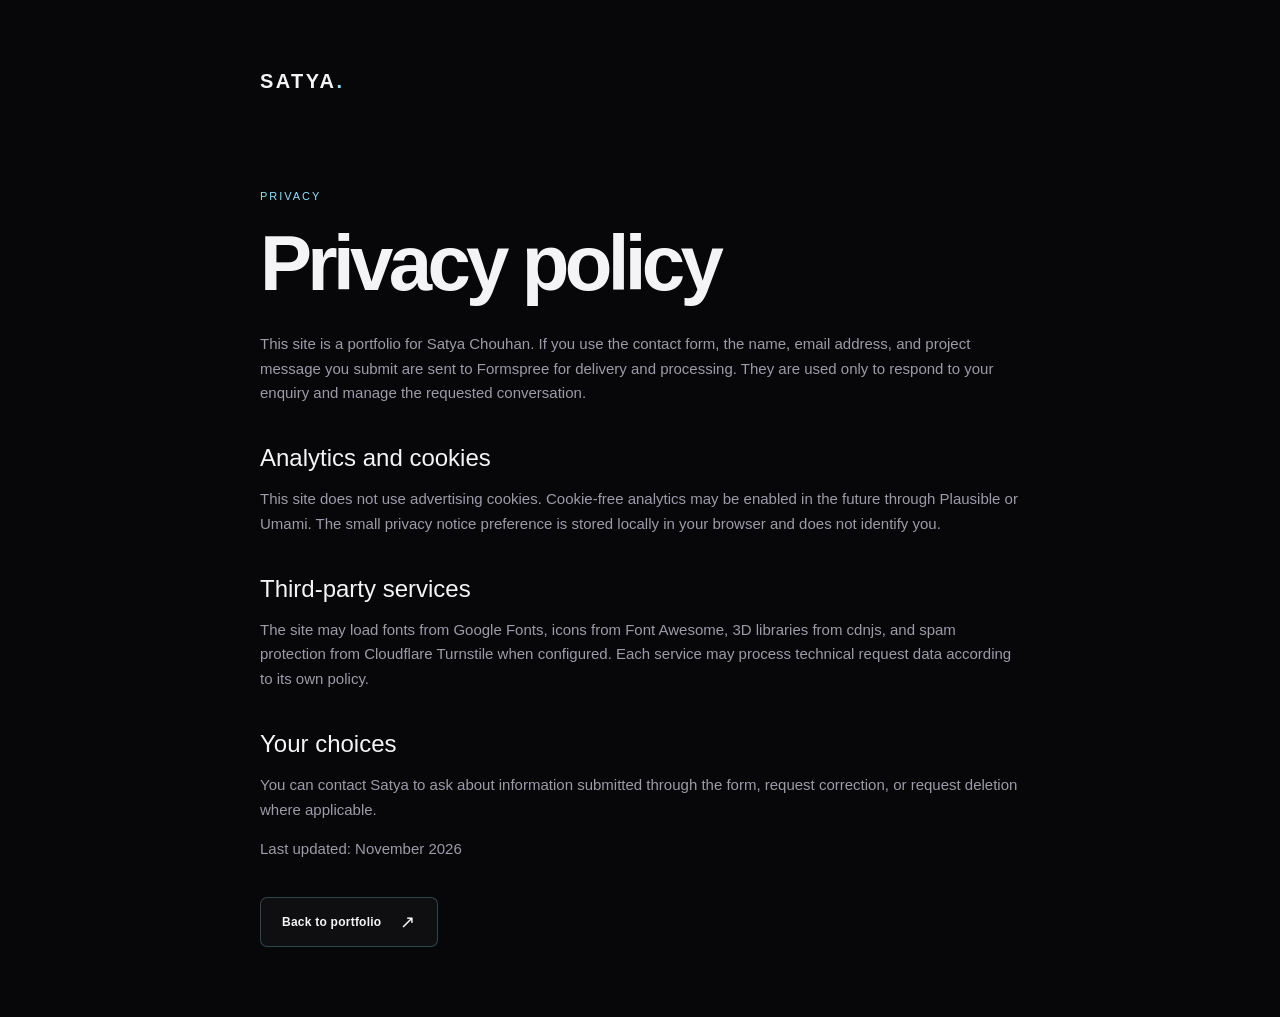
<file: privacy.html>
<!doctype html>
<html lang="en">
<head>
    <meta charset="utf-8">
    <meta name="viewport" content="width=device-width, initial-scale=1">
    <title>Privacy Policy | Satya Chouhan</title>
    <meta name="description" content="Privacy policy for Satya Chouhan's freelance portfolio and contact form.">
    <link rel="stylesheet" href="style.css">
</head>
<body>
    <main class="policy-page">
        <a class="brand" href="index.html">SATYA<span>.</span></a>
        <span class="kicker">Privacy</span>
        <h1>Privacy policy</h1>
        <p>This site is a portfolio for Satya Chouhan. If you use the contact form, the name, email address, and project message you submit are sent to Formspree for delivery and processing. They are used only to respond to your enquiry and manage the requested conversation.</p>
        <h2>Analytics and cookies</h2>
        <p>This site does not use advertising cookies. Cookie-free analytics may be enabled in the future through Plausible or Umami. The small privacy notice preference is stored locally in your browser and does not identify you.</p>
        <h2>Third-party services</h2>
        <p>The site may load fonts from Google Fonts, icons from Font Awesome, 3D libraries from cdnjs, and spam protection from Cloudflare Turnstile when configured. Each service may process technical request data according to its own policy.</p>
        <h2>Your choices</h2>
        <p>You can contact Satya to ask about information submitted through the form, request correction, or request deletion where applicable.</p>
        <p>Last updated: November 2026</p>
        <a class="button button-ghost" href="index.html">Back to portfolio <span>↗</span></a>
    </main>
</body>
</html>
</file>
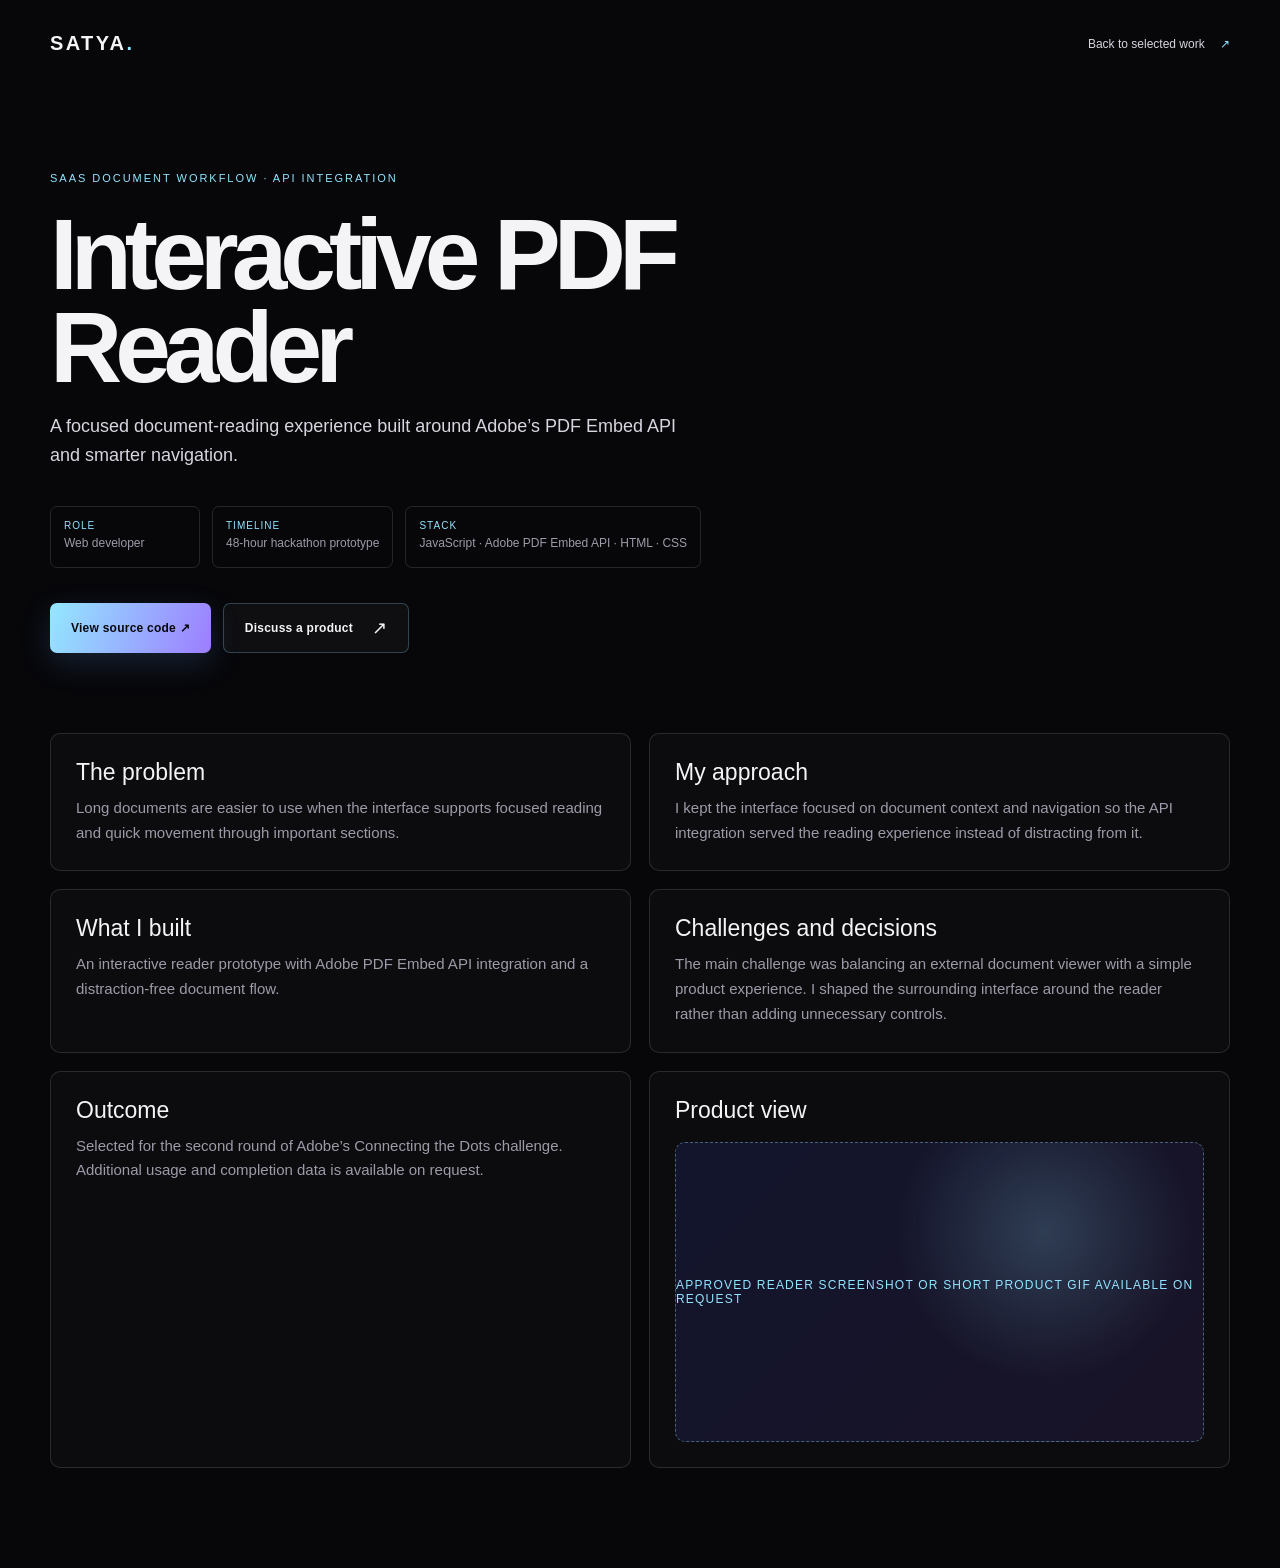
<file: case-studies/interactive-pdf-reader.html>
<!doctype html>
<html lang="en">
<head><meta charset="utf-8"><meta name="viewport" content="width=device-width, initial-scale=1"><title>Interactive PDF Reader case study | Satya Chouhan</title><link rel="stylesheet" href="../style.css"></head>
<body>
<main class="case-page"><div class="shell">
    <nav class="case-page-nav"><a class="brand" href="../index.html">SATYA<span>.</span></a><a class="text-link" href="../index.html#work">Back to selected work <span>↗</span></a></nav>
    <header class="case-page-hero"><span class="kicker">SaaS document workflow · API integration</span><h1>Interactive PDF Reader</h1><p>A focused document-reading experience built around Adobe’s PDF Embed API and smarter navigation.</p><div class="case-page-meta"><span><b>Role</b>Web developer</span><span><b>Timeline</b>48-hour hackathon prototype</span><span><b>Stack</b>JavaScript · Adobe PDF Embed API · HTML · CSS</span></div><div class="case-page-actions"><a class="button button-accent" href="https://github.com/Satya7781/mejor-1-PDF-Analyzer" target="_blank" rel="noopener">View source code ↗</a><a class="button button-ghost" href="../index.html#contact">Discuss a product <span>↗</span></a></div></header>
    <div class="case-page-grid"><section class="case-page-block"><h2>The problem</h2><p>Long documents are easier to use when the interface supports focused reading and quick movement through important sections.</p></section><section class="case-page-block"><h2>My approach</h2><p>I kept the interface focused on document context and navigation so the API integration served the reading experience instead of distracting from it.</p></section><section class="case-page-block"><h2>What I built</h2><p>An interactive reader prototype with Adobe PDF Embed API integration and a distraction-free document flow.</p></section><section class="case-page-block"><h2>Challenges and decisions</h2><p>The main challenge was balancing an external document viewer with a simple product experience. I shaped the surrounding interface around the reader rather than adding unnecessary controls.</p></section><section class="case-page-block"><h2>Outcome</h2><p>Selected for the second round of Adobe’s Connecting the Dots challenge. Additional usage and completion data is available on request.</p></section><section class="case-page-block"><h2>Product view</h2><div class="case-page-visual">Approved reader screenshot or short product GIF available on request</div></section></div>
</div></main>
</body>
</html>
</file>
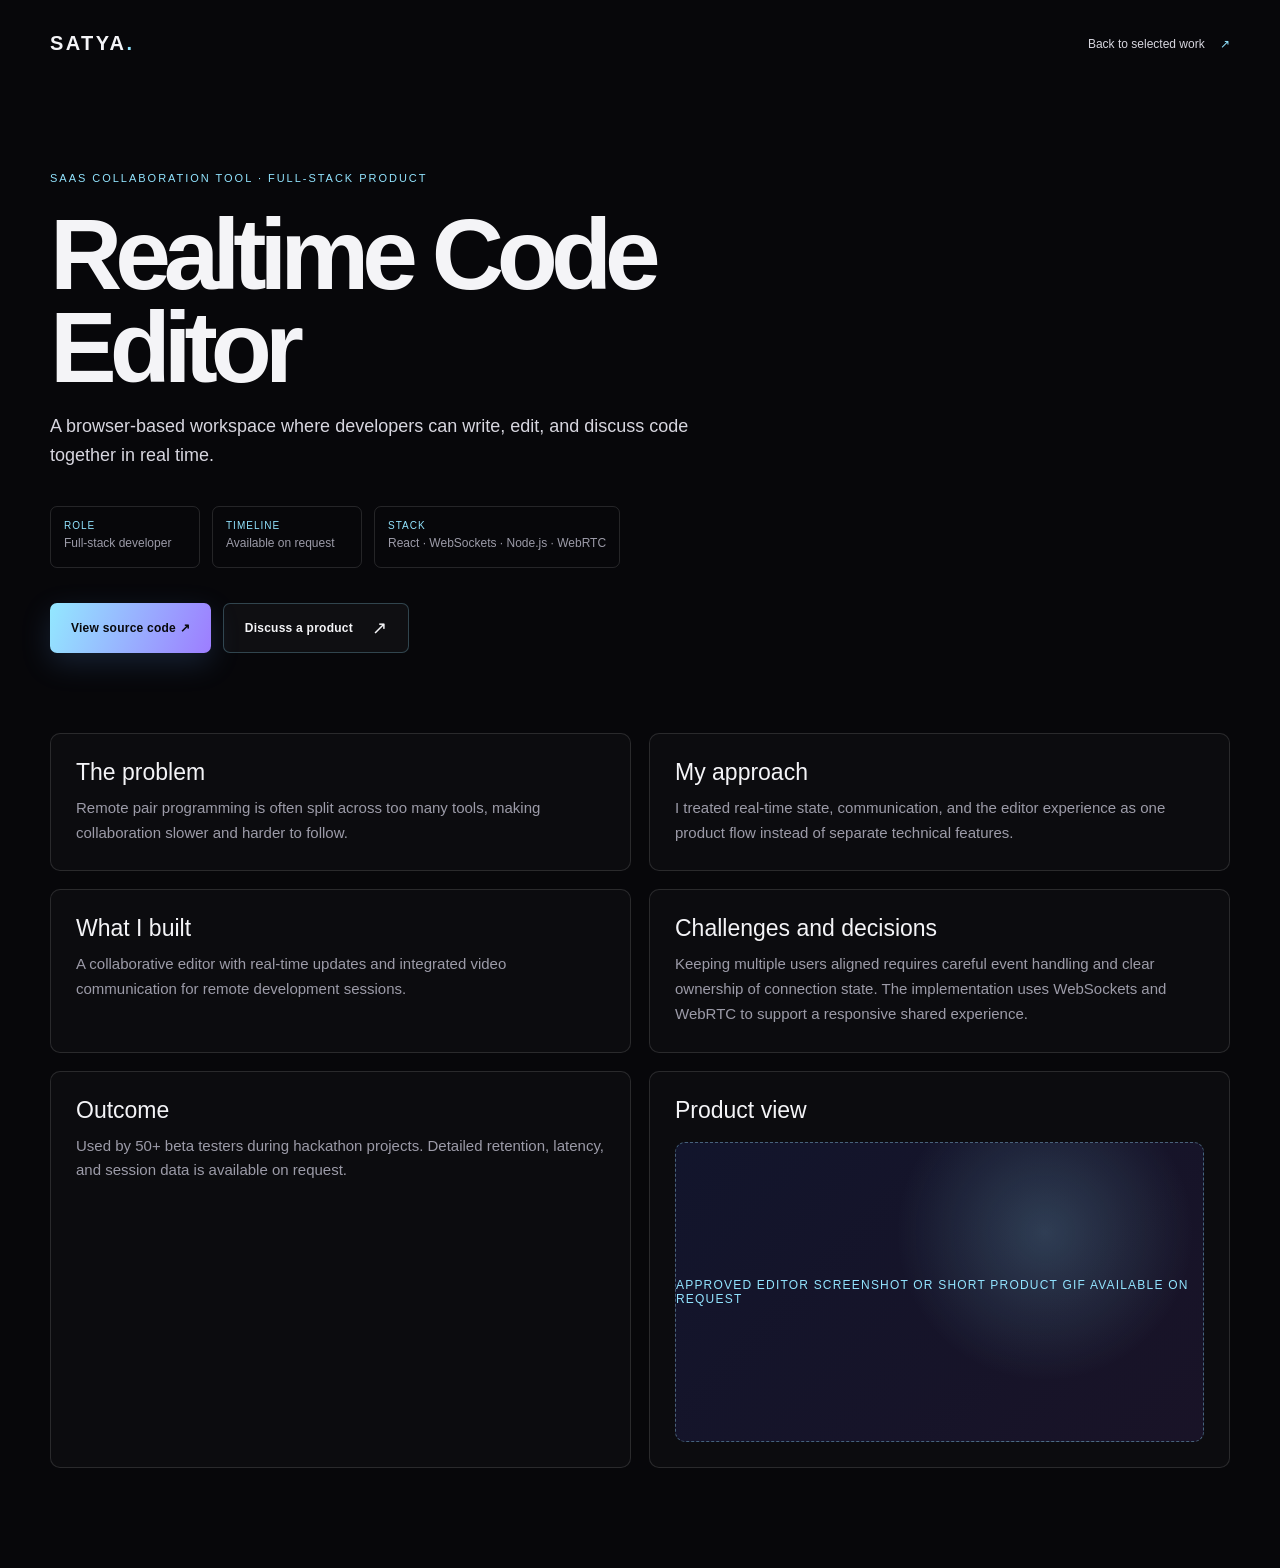
<file: case-studies/realtime-code-editor.html>
<!doctype html>
<html lang="en">
<head><meta charset="utf-8"><meta name="viewport" content="width=device-width, initial-scale=1"><title>Realtime Code Editor case study | Satya Chouhan</title><link rel="stylesheet" href="../style.css"></head>
<body>
<main class="case-page"><div class="shell">
    <nav class="case-page-nav"><a class="brand" href="../index.html">SATYA<span>.</span></a><a class="text-link" href="../index.html#work">Back to selected work <span>↗</span></a></nav>
    <header class="case-page-hero"><span class="kicker">SaaS collaboration tool · Full-stack product</span><h1>Realtime Code Editor</h1><p>A browser-based workspace where developers can write, edit, and discuss code together in real time.</p><div class="case-page-meta"><span><b>Role</b>Full-stack developer</span><span><b>Timeline</b>Available on request</span><span><b>Stack</b>React · WebSockets · Node.js · WebRTC</span></div><div class="case-page-actions"><a class="button button-accent" href="https://github.com/Satya7781/Realtime_code_editor" target="_blank" rel="noopener">View source code ↗</a><a class="button button-ghost" href="../index.html#contact">Discuss a product <span>↗</span></a></div></header>
    <div class="case-page-grid"><section class="case-page-block"><h2>The problem</h2><p>Remote pair programming is often split across too many tools, making collaboration slower and harder to follow.</p></section><section class="case-page-block"><h2>My approach</h2><p>I treated real-time state, communication, and the editor experience as one product flow instead of separate technical features.</p></section><section class="case-page-block"><h2>What I built</h2><p>A collaborative editor with real-time updates and integrated video communication for remote development sessions.</p></section><section class="case-page-block"><h2>Challenges and decisions</h2><p>Keeping multiple users aligned requires careful event handling and clear ownership of connection state. The implementation uses WebSockets and WebRTC to support a responsive shared experience.</p></section><section class="case-page-block"><h2>Outcome</h2><p>Used by 50+ beta testers during hackathon projects. Detailed retention, latency, and session data is available on request.</p></section><section class="case-page-block"><h2>Product view</h2><div class="case-page-visual">Approved editor screenshot or short product GIF available on request</div></section></div>
</div></main>
</body>
</html>
</file>
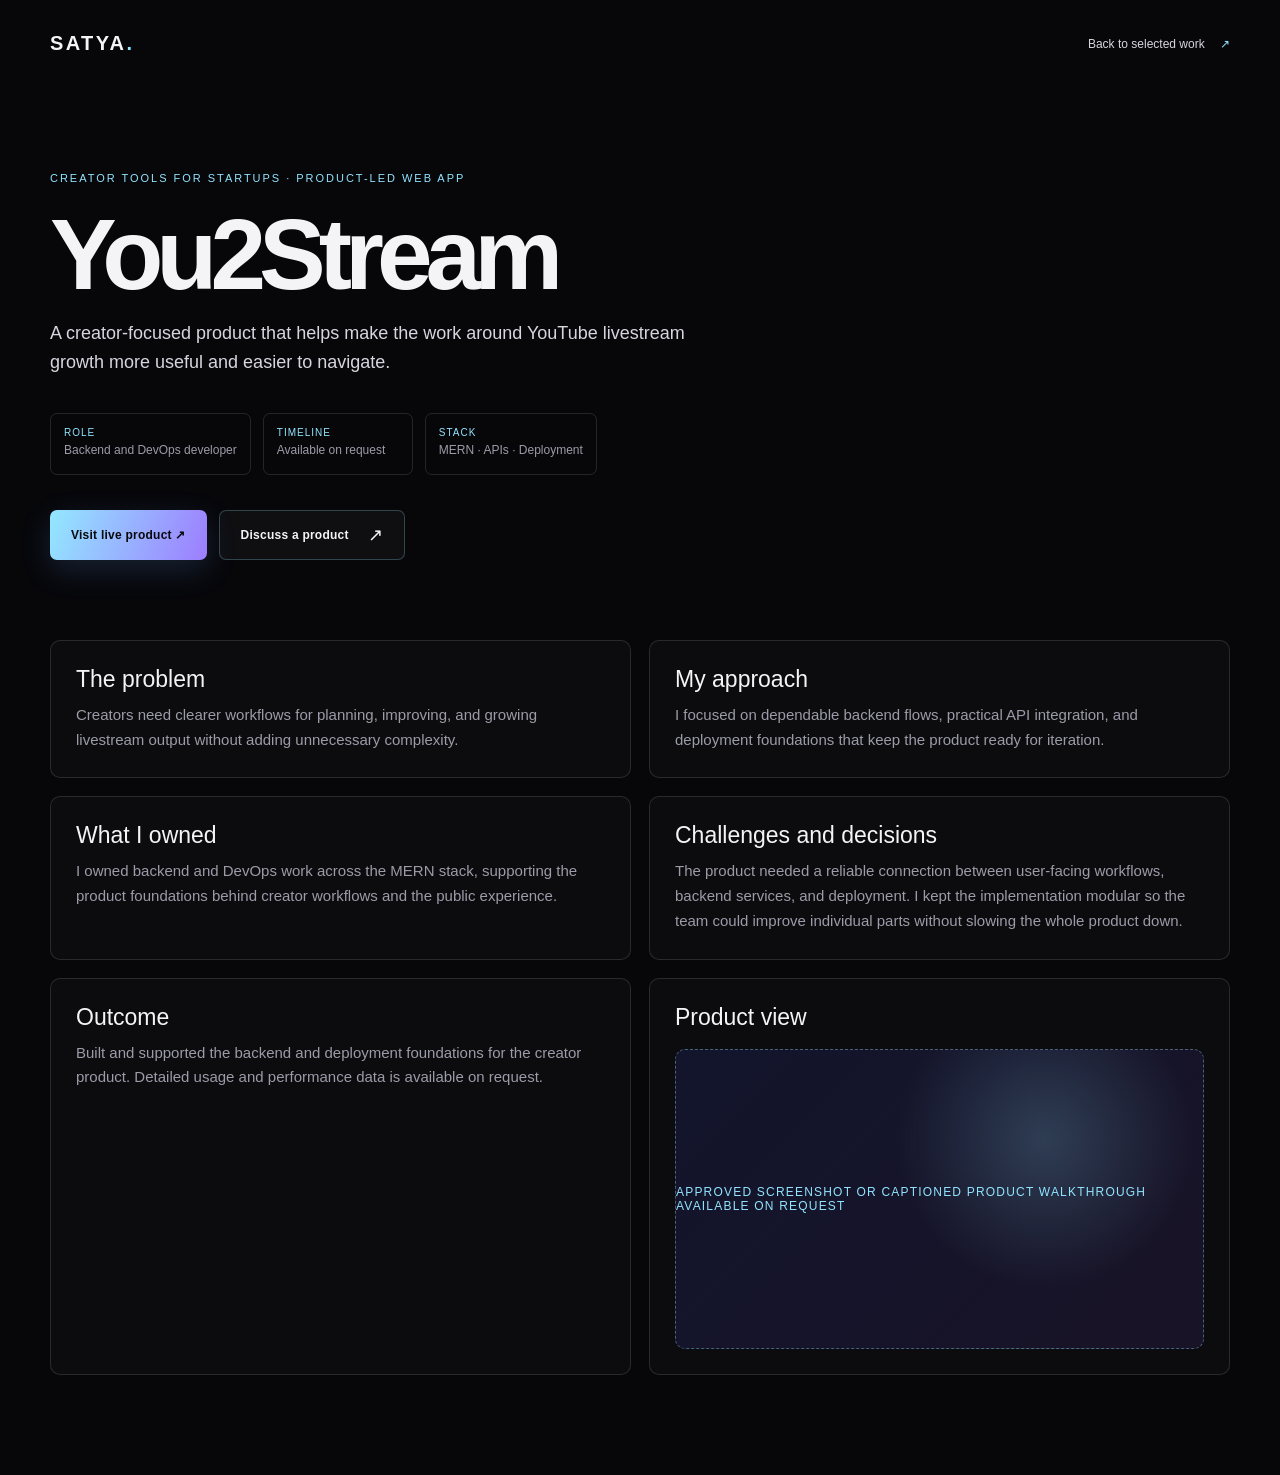
<file: case-studies/you2stream.html>
<!doctype html>
<html lang="en">
<head><meta charset="utf-8"><meta name="viewport" content="width=device-width, initial-scale=1"><title>You2Stream case study | Satya Chouhan</title><link rel="stylesheet" href="../style.css"></head>
<body>
<main class="case-page"><div class="shell">
    <nav class="case-page-nav"><a class="brand" href="../index.html">SATYA<span>.</span></a><a class="text-link" href="../index.html#work">Back to selected work <span>↗</span></a></nav>
    <header class="case-page-hero"><span class="kicker">Creator tools for startups · Product-led web app</span><h1>You2Stream</h1><p>A creator-focused product that helps make the work around YouTube livestream growth more useful and easier to navigate.</p><div class="case-page-meta"><span><b>Role</b>Backend and DevOps developer</span><span><b>Timeline</b>Available on request</span><span><b>Stack</b>MERN · APIs · Deployment</span></div><div class="case-page-actions"><a class="button button-accent" href="https://you2stream.com" target="_blank" rel="noopener">Visit live product ↗</a><a class="button button-ghost" href="../index.html#contact">Discuss a product <span>↗</span></a></div></header>
    <div class="case-page-grid"><section class="case-page-block"><h2>The problem</h2><p>Creators need clearer workflows for planning, improving, and growing livestream output without adding unnecessary complexity.</p></section><section class="case-page-block"><h2>My approach</h2><p>I focused on dependable backend flows, practical API integration, and deployment foundations that keep the product ready for iteration.</p></section><section class="case-page-block"><h2>What I owned</h2><p>I owned backend and DevOps work across the MERN stack, supporting the product foundations behind creator workflows and the public experience.</p></section><section class="case-page-block"><h2>Challenges and decisions</h2><p>The product needed a reliable connection between user-facing workflows, backend services, and deployment. I kept the implementation modular so the team could improve individual parts without slowing the whole product down.</p></section><section class="case-page-block"><h2>Outcome</h2><p>Built and supported the backend and deployment foundations for the creator product. Detailed usage and performance data is available on request.</p></section><section class="case-page-block"><h2>Product view</h2><div class="case-page-visual">Approved screenshot or captioned product walkthrough available on request</div></section></div>
</div></main>
</body>
</html>
</file>
<file: style.css>
:root {
    --bg: #07070a;
    --surface: #0e0e14;
    --surface-2: #14141d;
    --line: rgba(255,255,255,.12);
    --line-bright: rgba(152,226,255,.38);
    --text: #f4f4f7;
    --muted: #9c9ba8;
    --soft: #d7d6df;
    --cyan: #92e4ff;
    --violet: #9b82ff;
    --accent: linear-gradient(110deg, #93e8ff, #9d7dff);
    --display: "Space Grotesk", sans-serif;
    --body: "Inter", sans-serif;
    --shell: min(1180px, calc(100% - 48px));
    --ease: cubic-bezier(.2,.8,.2,1);
}
* { box-sizing: border-box; }
html { scroll-behavior: smooth; }
body { margin: 0; background: var(--bg); color: var(--text); font: 15px/1.65 var(--body); -webkit-font-smoothing: antialiased; }
body.modal-open { overflow: hidden; }
a { color: inherit; text-decoration: none; }
button, input, textarea { font: inherit; }
button { color: inherit; }
.shell { width: var(--shell); margin: 0 auto; }
.section-shell { position: relative; overflow: hidden; }
.ambient { position: fixed; inset: 0; z-index: -2; pointer-events: none; overflow: hidden; background: radial-gradient(circle at 80% 10%, rgba(87,58,188,.12), transparent 35%); }
.ambient-grid { position: absolute; inset: 0; opacity: .14; background-image: linear-gradient(rgba(185,226,255,.08) 1px, transparent 1px), linear-gradient(90deg, rgba(185,226,255,.08) 1px, transparent 1px); background-size: 90px 90px; mask-image: linear-gradient(to bottom, #000, transparent 75%); }
.ambient-glow { position: absolute; width: 480px; height: 480px; border-radius: 50%; filter: blur(100px); opacity: .14; }
.glow-a { right: -220px; top: 18%; background: #724dff; }.glow-b { left: -260px; top: 62%; background: #25c9ff; }
.loader { position: fixed; inset: 0; z-index: 99; display: grid; place-content: center; gap: 14px; background: var(--bg); transition: opacity .5s var(--ease), visibility .5s; }
.loader.done { opacity: 0; visibility: hidden; pointer-events: none; }
.loader-mark { font: 700 42px/1 var(--display); letter-spacing: -.08em; text-align: center; }.loader-mark span { color: var(--cyan); }
.loader-track { width: 180px; height: 2px; background: var(--line); overflow: hidden; }.loader-track span { display: block; width: 0; height: 100%; background: var(--accent); }
.loader-value { color: var(--muted); font: 11px var(--display); letter-spacing: .2em; text-align: center; }
.progress { position: fixed; left: 0; top: 0; width: 0; height: 2px; z-index: 20; background: var(--accent); }
.site-header { position: fixed; z-index: 15; width: 100%; top: 0; padding: 22px 0; transition: background .3s, padding .3s; }
.site-header.scrolled { padding: 13px 0; background: rgba(7,7,10,.78); backdrop-filter: blur(18px); border-bottom: 1px solid var(--line); }
.nav { display: flex; align-items: center; justify-content: space-between; }.brand { font: 700 20px var(--display); letter-spacing: .12em; }.brand span { color: var(--cyan); }
.nav-panel { display: flex; align-items: center; gap: 26px; }.nav-link { color: var(--muted); font: 12px var(--display); letter-spacing: .08em; transition: color .25s; }.nav-link:hover, .nav-link.active { color: var(--text); }
.nav-cta { margin-left: 8px; }.menu-toggle { display: none; background: none; border: 0; padding: 8px; cursor: pointer; }.menu-toggle span { display: block; width: 22px; height: 1px; margin: 4px 0; background: var(--text); }.menu-toggle b { position: absolute; width: 1px; height: 1px; overflow: hidden; clip: rect(0 0 0 0); }
.hero { min-height: 100svh; display: grid; align-items: center; padding: 150px 0 100px; isolation: isolate; }.hero::after { content: ""; position: absolute; inset: 0; z-index: -1; background: radial-gradient(circle at 73% 50%, rgba(104,95,255,.2), transparent 31%), linear-gradient(90deg, var(--bg) 10%, rgba(7,7,10,.73) 54%, transparent); pointer-events: none; }
#hero-canvas { position: absolute; inset: 0; z-index: -2; width: 100%; height: 100%; opacity: .9; }.hero-content { position: relative; z-index: 1; }.eyebrow, .kicker { color: var(--cyan); font: 11px var(--display); letter-spacing: .18em; text-transform: uppercase; }.eyebrow { display: flex; align-items: center; gap: 10px; }.eyebrow-dot { width: 7px; height: 7px; border-radius: 50%; background: #76e3a8; box-shadow: 0 0 15px #76e3a8; }
.hero-title { max-width: 760px; margin: 22px 0; font: 600 clamp(48px, 7.4vw, 104px)/.95 var(--display); letter-spacing: -.07em; }.hero-title em, h2 em { color: var(--cyan); font-style: normal; }.hero-copy { max-width: 560px; margin: 0; color: var(--soft); font-size: clamp(16px, 1.5vw, 20px); }.hero-actions { display: flex; flex-wrap: wrap; gap: 12px; margin-top: 34px; }.button { display: inline-flex; align-items: center; justify-content: center; gap: 19px; min-height: 50px; padding: 0 21px; border: 1px solid var(--line); border-radius: 7px; font: 600 12px var(--display); letter-spacing: .02em; transition: transform .25s var(--ease), box-shadow .25s, border-color .25s, background .25s; cursor: pointer; }.button span { font-size: 18px; font-weight: 400; }.button:hover { transform: translateY(-3px); border-color: var(--line-bright); }.button-accent { border: 0; color: #08090d; background: var(--accent); box-shadow: 0 10px 30px rgba(100,166,255,.17); }.button-accent:hover { box-shadow: 0 15px 40px rgba(100,166,255,.3); }.button-ghost { background: rgba(255,255,255,.035); }.button-small { min-height: 38px; padding: 0 15px; font-size: 11px; }
.trust-strip { display: flex; flex-wrap: wrap; align-items: center; gap: 15px; margin-top: 58px; color: var(--muted); font-size: 12px; }.trust-strip a { color: var(--soft); }.trust-divider, .strip-line { width: 28px; height: 1px; background: var(--line); }.hero-note, .hero-coordinates { position: absolute; bottom: 32px; color: var(--muted); font: 10px var(--display); letter-spacing: .14em; text-transform: uppercase; }.hero-note { left: max(24px, calc((100% - 1180px)/2)); }.hero-note span { color: var(--cyan); margin-left: 8px; }.hero-coordinates { right: max(24px, calc((100% - 1180px)/2)); text-align: right; line-height: 1.7; opacity: .55; }
.hero-meta { display: flex; flex-wrap: wrap; gap: 18px; margin-top: 22px; color: var(--muted); font: 11px var(--display); }.hero-meta strong { color: var(--cyan); font-weight: 500; margin-left: 5px; }
.work-section, .services-section, .process-section, .proof-section, .stack-section, .about-section, .achievements-section, .faq-section, .contact-section { padding: 130px 0; }.work-section { background: linear-gradient(180deg, transparent, rgba(23,20,45,.28)); }
.section-heading { display: flex; justify-content: space-between; gap: 50px; align-items: end; margin-bottom: 62px; }.section-heading h2, .contact-banner h2 { margin: 15px 0 0; font: 600 clamp(38px, 5vw, 67px)/.98 var(--display); letter-spacing: -.06em; }.section-heading > p { max-width: 330px; margin: 0; color: var(--muted); }
.project-grid { display: grid; grid-template-columns: repeat(2, 1fr); gap: 22px; }.project-card { position: relative; min-height: 530px; overflow: hidden; display: flex; flex-direction: column; justify-content: end; padding: 26px; border: 1px solid var(--line); border-radius: 14px; background: var(--surface); isolation: isolate; cursor: pointer; transform-style: preserve-3d; transition: border-color .35s, transform .35s var(--ease); }.project-card:first-child { grid-column: span 2; min-height: 620px; }.project-card::after { content: ""; position: absolute; inset: 0; z-index: 1; background: linear-gradient(180deg, rgba(5,5,8,.08) 18%, rgba(5,5,8,.95) 92%); pointer-events: none; }.project-card:hover { border-color: var(--line-bright); transform: translateY(-7px); }.project-preview { position: absolute; inset: 0; z-index: -2; overflow: hidden; background: radial-gradient(circle at 75% 30%, rgba(146,228,255,.24), transparent 25%), linear-gradient(135deg, #12152c, #191327 48%, #0c202a); }.project-preview::before { content: ""; position: absolute; width: 62%; aspect-ratio: 1; top: 12%; right: 7%; border: 1px solid rgba(146,228,255,.28); border-radius: 50%; box-shadow: 0 0 70px rgba(146,228,255,.12), inset 0 0 50px rgba(157,125,255,.1); transform: rotateX(62deg) rotateZ(-20deg); }.preview-browser { position: absolute; top: 13%; left: 10%; right: 10%; height: 48%; padding: 17px 18px; border: 1px solid rgba(255,255,255,.2); border-radius: 12px; background: linear-gradient(145deg, rgba(255,255,255,.13), rgba(255,255,255,.035)); box-shadow: 0 28px 80px rgba(0,0,0,.3); backdrop-filter: blur(7px); }.preview-browser span { display: inline-block; width: 7px; height: 7px; margin-right: 5px; border-radius: 50%; background: rgba(255,255,255,.45); }.preview-browser b { display: block; margin-top: 20px; color: rgba(255,255,255,.62); font: 11px var(--display); letter-spacing: .08em; }.preview-hero { position: absolute; left: 18%; bottom: 33%; z-index: 1; display: grid; gap: 7px; max-width: 390px; }.preview-hero i { width: 48px; height: 3px; border-radius: 2px; background: var(--cyan); }.preview-hero strong { font: 600 clamp(25px, 4vw, 48px)/.95 var(--display); letter-spacing: -.06em; }.preview-hero small { color: var(--soft); font: 11px var(--display); letter-spacing: .08em; text-transform: uppercase; }.preview-shade { position: absolute; inset: 0; background: linear-gradient(180deg, rgba(7,7,10,.02), rgba(7,7,10,.2) 45%, rgba(7,7,10,.78)); pointer-events: none; }.preview-label { position: absolute; top: 24px; left: 25px; padding: 7px 10px; border: 1px solid rgba(146,228,255,.35); border-radius: 999px; background: rgba(7,7,10,.55); color: var(--cyan); font: 10px var(--display); letter-spacing: .08em; text-transform: uppercase; }.project-number { position: absolute; top: 24px; right: 25px; z-index: 2; color: var(--soft); font: 12px var(--display); }.project-content { position: relative; z-index: 2; max-width: 680px; }.project-category { color: var(--cyan); font: 10px var(--display); letter-spacing: .14em; text-transform: uppercase; }.project-card h3 { margin: 9px 0 7px; font: 600 clamp(27px, 3.5vw, 47px)/1 var(--display); letter-spacing: -.05em; }.project-card p { max-width: 590px; margin: 0 0 20px; color: var(--soft); }.project-open { color: var(--cyan); font: 12px var(--display); }
.service-grid { display: grid; grid-template-columns: repeat(2,1fr); gap: 20px; }.service-card { min-height: 450px; padding: 30px; border: 1px solid var(--line); border-radius: 13px; background: linear-gradient(145deg, rgba(255,255,255,.06), rgba(255,255,255,.015)); transform-style: preserve-3d; transition: transform .2s var(--ease), border-color .3s; }.service-card:hover { border-color: var(--line-bright); }.service-featured { background: radial-gradient(circle at 85% 10%, rgba(125,115,255,.18), transparent 38%), linear-gradient(145deg, rgba(255,255,255,.08), rgba(255,255,255,.02)); }.card-index { float: right; color: var(--muted); font: 12px var(--display); }.service-icon { display: grid; place-content: center; width: 56px; height: 56px; margin: 55px 0 34px; border: 1px solid var(--line-bright); border-radius: 50%; color: var(--cyan); font-size: 24px; }.service-card h3 { margin: 0 0 13px; font: 600 32px var(--display); letter-spacing: -.05em; }.service-card p { max-width: 450px; color: var(--muted); }.service-card ul { margin: 25px 0 34px; padding: 0; list-style: none; color: var(--soft); }.service-card li { margin: 8px 0; }.service-card li::before { content: "—"; margin-right: 10px; color: var(--cyan); }.text-link { color: var(--soft); font: 12px var(--display); }.text-link span { color: var(--cyan); margin-left: 12px; }.engagements { display: grid; grid-template-columns: .75fr 1.25fr; gap: 50px; margin-top: 80px; padding-top: 30px; border-top: 1px solid var(--line); }.engagement-intro h3 { font: 500 24px var(--display); letter-spacing: -.04em; }.engagement-list { display: grid; gap: 0; }.engagement-item { display: grid; grid-template-columns: 1fr auto; gap: 18px; padding: 18px 0; border-bottom: 1px solid var(--line); }.engagement-item h4 { margin: 0; font: 500 17px var(--display); }.engagement-item p { margin: 4px 0 0; color: var(--muted); font-size: 13px; }.engagement-price { color: var(--cyan); font: 12px var(--display); }
.process-list { border-top: 1px solid var(--line); }.process-row { display: grid; grid-template-columns: 80px 1fr 40px; align-items: center; gap: 30px; padding: 30px 0; border-bottom: 1px solid var(--line); transition: padding .35s var(--ease), background .35s; }.process-row:hover { padding-left: 18px; background: linear-gradient(90deg, rgba(146,228,255,.07), transparent 65%); }.process-row > span { color: var(--cyan); font: 12px var(--display); }.process-row h3 { margin: 0; font: 500 27px var(--display); letter-spacing: -.04em; }.process-row p { max-width: 520px; margin: 6px 0 0; color: var(--muted); }.process-row i { color: var(--cyan); font-style: normal; font-size: 25px; }
.proof-section { background: linear-gradient(180deg, rgba(23,20,45,.25), transparent); }.testimonial-grid { display: grid; grid-template-columns: repeat(3,1fr); gap: 18px; }.testimonial-card { min-height: 230px; padding: 25px; border: 1px solid var(--line); border-radius: 12px; background: rgba(255,255,255,.025); }.testimonial-card blockquote { margin: 0 0 35px; color: var(--soft); font: 18px/1.45 var(--display); }.testimonial-card cite { color: var(--muted); font-size: 12px; font-style: normal; }.testimonial-card cite strong { display: block; color: var(--text); font: 500 13px var(--display); }.client-strip { display: flex; flex-wrap: wrap; align-items: center; gap: 17px; margin-top: 36px; padding: 20px 0; border-top: 1px solid var(--line); border-bottom: 1px solid var(--line); color: var(--muted); font-size: 12px; }.client-strip strong { color: var(--soft); font-weight: 500; }.client-strip a { color: var(--cyan); }
.stack-layout { display: grid; grid-template-columns: .9fr 1.1fr; gap: 80px; align-items: center; }.stack-orbit-wrap { display: grid; place-items: center; min-height: 370px; }.stack-orbit { position: relative; width: 270px; height: 270px; border: 1px solid rgba(146,228,255,.33); border-radius: 50%; box-shadow: 0 0 80px rgba(115,130,255,.13), inset 0 0 60px rgba(146,228,255,.06); transform-style: preserve-3d; animation: orbit 18s linear infinite; }.stack-orbit::before, .stack-orbit::after { content: ""; position: absolute; inset: 28px; border: 1px solid var(--line); border-radius: 50%; transform: rotateX(68deg); }.stack-orbit::after { inset: -18px; transform: rotateY(68deg); }.orbit-core { position: absolute; inset: 0; display: grid; place-content: center; text-align: center; color: var(--cyan); font: 600 15px/1.25 var(--display); letter-spacing: .15em; }.orbit-core small { color: var(--muted); font-size: 10px; }.stack-groups { display: grid; gap: 17px; }.stack-group { padding: 20px; border: 1px solid var(--line); border-radius: 10px; }.stack-group h3 { display: flex; justify-content: space-between; margin: 0 0 13px; font: 500 17px var(--display); }.stack-group h3 span { color: var(--cyan); font-size: 11px; }.stack-items { display: flex; flex-wrap: wrap; gap: 8px; }.stack-item { padding: 7px 10px; border: 1px solid var(--line); border-radius: 5px; color: var(--soft); font-size: 12px; }.stack-projects { margin: 15px 0 0; color: var(--muted); font-size: 12px; }
.about-section { background: radial-gradient(circle at 20% 50%, rgba(105,92,255,.11), transparent 35%); }.about-layout { display: grid; grid-template-columns: .8fr 1.2fr; gap: 90px; align-items: center; }.about-photo { position: relative; }.about-photo img { display: block; width: 100%; max-width: 390px; aspect-ratio: 4/5; object-fit: cover; filter: grayscale(.2) contrast(1.05); border-radius: 10px; }.about-photo::after { content: ""; position: absolute; inset: 18px -18px -18px 18px; z-index: -1; border: 1px solid var(--line-bright); border-radius: 10px; }.photo-caption { display: block; margin-top: 15px; color: var(--muted); font: 11px var(--display); }.about-copy h2 { margin: 14px 0 24px; font: 600 clamp(39px, 5vw, 66px)/.98 var(--display); letter-spacing: -.06em; }.about-copy p { max-width: 600px; color: var(--muted); }.about-stats { display: flex; gap: 35px; margin-top: 38px; }.about-stats div { display: grid; gap: 3px; }.about-stats strong { color: var(--cyan); font: 600 30px var(--display); }.about-stats span { color: var(--muted); font-size: 11px; }
.achievement-grid { display: grid; grid-template-columns: repeat(3,1fr); gap: 18px; }.achievement-card { padding: 28px; border: 1px solid var(--line); border-radius: 10px; }.achievement-icon { display: block; margin-bottom: 36px; color: var(--cyan); font-size: 25px; }.achievement-card strong { display: block; color: var(--text); font: 600 42px var(--display); }.achievement-card h3 { margin: 4px 0; font: 500 17px var(--display); }.achievement-card p { color: var(--muted); font-size: 13px; }
.faq-layout { display: grid; grid-template-columns: .8fr 1.2fr; gap: 100px; }.faq-list { border-top: 1px solid var(--line); }.faq-item { border-bottom: 1px solid var(--line); }.faq-question { display: flex; justify-content: space-between; gap: 25px; width: 100%; padding: 20px 0; background: none; border: 0; text-align: left; font: 500 16px var(--display); cursor: pointer; }.faq-question span { color: var(--cyan); font-size: 22px; font-weight: 400; }.faq-answer { max-height: 0; overflow: hidden; color: var(--muted); font-size: 13px; transition: max-height .35s var(--ease); }.faq-answer p { margin: 0 0 20px; }.faq-item.open .faq-answer { max-height: 150px; }.faq-item.open .faq-question span { transform: rotate(45deg); }
.contact-section { padding-bottom: 70px; }.contact-banner { padding: 70px 8%; border: 1px solid var(--line-bright); border-radius: 14px; background: radial-gradient(circle at 90% 30%, rgba(103,95,255,.2), transparent 45%), rgba(255,255,255,.025); }.contact-banner p { max-width: 480px; margin: 25px 0; color: var(--soft); }.contact-grid { display: grid; grid-template-columns: .8fr 1.2fr; gap: 90px; margin-top: 80px; }.contact-email { display: block; width: max-content; max-width: 100%; margin: 20px 0; color: var(--cyan); font: 500 clamp(20px, 2.4vw, 32px) var(--display); word-break: break-word; }.contact-details p { max-width: 350px; color: var(--muted); font-size: 13px; }.contact-links { display: flex; gap: 20px; margin-top: 28px; color: var(--soft); font: 12px var(--display); }.contact-form { display: grid; gap: 18px; padding: 28px; border: 1px solid var(--line); border-radius: 10px; background: rgba(255,255,255,.025); }.form-row { display: grid; grid-template-columns: 1fr 1fr; gap: 14px; }.contact-form label { display: grid; gap: 7px; color: var(--muted); font: 11px var(--display); letter-spacing: .06em; text-transform: uppercase; }.contact-form input, .contact-form textarea { width: 100%; padding: 13px; color: var(--text); border: 1px solid var(--line); border-radius: 5px; outline: 0; background: rgba(0,0,0,.2); resize: vertical; }.contact-form input:focus, .contact-form textarea:focus { border-color: var(--cyan); box-shadow: 0 0 0 3px rgba(146,228,255,.1); }.honeypot { position: absolute; left: -9999px; }.form-status { min-height: 1.4em; margin: 0; color: var(--cyan); font-size: 12px; }.form-status.error { color: #ff9a9a; }.footer { border-top: 1px solid var(--line); padding: 28px 0; }.footer-inner { display: flex; align-items: center; justify-content: space-between; gap: 20px; color: var(--muted); font-size: 11px; }.footer-inner p { margin: 0; }
.contact-actions { display: flex; flex-wrap: wrap; gap: 12px; }.payment-block { margin-top: 28px; padding: 22px 0 0; border-top: 1px solid var(--line); color: var(--muted); }.payment-block p { max-width: 760px; margin: 10px 0 0; }.payment-block strong { color: var(--cyan); font-weight: 500; }.turnstile-slot { min-height: 0; }.video-section { padding: 20px 0 130px; }.video-card { display: grid; grid-template-columns: .8fr 1.2fr; gap: 70px; align-items: center; padding: 48px; border: 1px solid var(--line); border-radius: 14px; background: rgba(255,255,255,.025); }.video-card h2 { margin: 14px 0; font: 600 clamp(35px, 4vw, 55px)/1 var(--display); letter-spacing: -.06em; }.video-card p { color: var(--muted); }.video-placeholder { display: grid; place-items: center; min-height: 270px; border: 1px dashed var(--line-bright); border-radius: 10px; background: radial-gradient(circle, rgba(113,119,255,.2), transparent 60%); color: var(--cyan); }.video-placeholder span { font-size: 45px; }.video-placeholder small { color: var(--muted); font-size: 11px; }.cookie-notice { position: fixed; right: 20px; bottom: 20px; z-index: 18; display: flex; align-items: center; gap: 16px; max-width: 440px; padding: 14px 16px; border: 1px solid var(--line); border-radius: 8px; background: rgba(14,14,20,.94); box-shadow: 0 12px 40px rgba(0,0,0,.3); color: var(--muted); font-size: 11px; }.cookie-notice a { color: var(--cyan); }.cookie-notice button { padding: 6px 10px; border: 1px solid var(--line); border-radius: 4px; background: transparent; color: var(--soft); cursor: pointer; white-space: nowrap; }.cookie-notice.hidden { display: none; }
.case-modal { width: min(700px, calc(100% - 30px)); max-height: calc(100% - 30px); padding: 45px; color: var(--text); border: 1px solid var(--line-bright); border-radius: 14px; background: #101018; box-shadow: 0 25px 100px rgba(0,0,0,.6); }.case-modal::backdrop { background: rgba(0,0,0,.78); backdrop-filter: blur(10px); }.modal-close { position: absolute; top: 15px; right: 18px; border: 0; background: none; font-size: 28px; cursor: pointer; }.modal-category { color: var(--cyan); font: 11px var(--display); letter-spacing: .12em; text-transform: uppercase; }.case-modal h2 { margin: 10px 0 25px; font: 600 40px/1 var(--display); letter-spacing: -.05em; }.case-modal h3 { margin: 23px 0 4px; color: var(--cyan); font: 500 13px var(--display); text-transform: uppercase; letter-spacing: .1em; }.case-modal p { margin: 0; color: var(--soft); }.modal-links { display: flex; gap: 10px; margin-top: 28px; }
.case-meta { display: flex; flex-wrap: wrap; gap: 12px; margin: -8px 0 20px; }.case-meta span { display: grid; gap: 3px; padding: 9px 12px; border: 1px solid var(--line); border-radius: 6px; color: var(--muted); font-size: 12px; }.case-meta b { color: var(--cyan); font: 10px var(--display); letter-spacing: .1em; text-transform: uppercase; }
.case-page { min-height: 100vh; padding: 32px 0 100px; }.case-page-nav { display: flex; justify-content: space-between; align-items: center; margin-bottom: 110px; }.case-page-hero { max-width: 860px; }.case-page-hero h1 { margin: 18px 0; font: 600 clamp(48px, 8vw, 100px)/.93 var(--display); letter-spacing: -.07em; }.case-page-hero > p { max-width: 650px; color: var(--soft); font-size: 18px; }.case-page-meta { display: flex; flex-wrap: wrap; gap: 12px; margin: 35px 0; }.case-page-meta span { display: grid; gap: 3px; min-width: 150px; padding: 13px; border: 1px solid var(--line); border-radius: 7px; color: var(--muted); font-size: 12px; }.case-page-meta b { color: var(--cyan); font: 10px var(--display); letter-spacing: .1em; text-transform: uppercase; }.case-page-grid { display: grid; grid-template-columns: repeat(2, 1fr); gap: 18px; margin-top: 80px; }.case-page-block { padding: 25px; border: 1px solid var(--line); border-radius: 10px; background: rgba(255,255,255,.025); }.case-page-block h2 { margin: 0 0 10px; font: 500 23px var(--display); }.case-page-block p { margin: 0; color: var(--muted); }.case-page-visual { display: grid; place-items: center; min-height: 300px; margin-top: 18px; border: 1px dashed var(--line-bright); border-radius: 10px; background: radial-gradient(circle at 70% 30%, rgba(146,228,255,.2), transparent 35%), linear-gradient(135deg, #12152c, #191327); color: var(--cyan); font: 12px var(--display); letter-spacing: .1em; text-transform: uppercase; }.case-page-actions { display: flex; flex-wrap: wrap; gap: 12px; margin-top: 35px; }
.reveal { opacity: 0; transform: translateY(22px); transition: opacity .7s var(--ease), transform .7s var(--ease); }.reveal.is-visible { opacity: 1; transform: none; }
@keyframes orbit { to { transform: rotateZ(360deg) rotateX(10deg); } }
@media (max-width: 800px) {
    :root { --shell: min(100% - 34px, 620px); }.site-header { padding: 14px 0; }.menu-toggle { display: block; }.nav-panel { position: fixed; inset: 0; z-index: -1; display: grid; place-content: center; gap: 25px; background: rgba(7,7,10,.97); opacity: 0; visibility: hidden; transition: opacity .3s, visibility .3s; }.nav-panel.open { opacity: 1; visibility: visible; }.nav-panel .nav-link { font-size: 20px; }.nav-cta { margin: 8px 0 0; }.hero { min-height: 760px; padding-top: 130px; }.hero-title { font-size: clamp(45px, 13vw, 76px); }.hero::after { background: linear-gradient(90deg, rgba(7,7,10,.94), rgba(7,7,10,.6)); }.hero-note, .hero-coordinates { display: none; }.work-section, .services-section, .process-section, .proof-section, .stack-section, .about-section, .achievements-section, .faq-section, .contact-section { padding: 85px 0; }.section-heading, .engagements { display: block; }.section-heading > p { margin-top: 24px; }                .project-grid, .service-grid, .testimonial-grid, .achievement-grid, .stack-layout, .about-layout, .faq-layout, .contact-grid, .video-card, .case-page-grid { grid-template-columns: 1fr; gap: 18px; }.project-card:first-child { grid-column: auto; min-height: 500px; }.project-card { min-height: 430px; }.preview-browser { top: 14%; left: 7%; right: 7%; height: 43%; }.preview-hero { left: 12%; bottom: 34%; }.stack-orbit-wrap { min-height: 280px; }.about-layout { gap: 45px; }.about-photo img { max-width: 320px; }.about-stats { gap: 22px; }.contact-grid { margin-top: 55px; }.footer-inner { align-items: flex-start; flex-direction: column; }.contact-banner, .video-card { padding: 42px 25px; }.cookie-notice { right: 12px; bottom: 12px; left: 12px; }.case-page-nav { margin-bottom: 75px; }.case-page-hero h1 { font-size: clamp(45px, 14vw, 75px); }
}
@media (max-width: 480px) { .hero-actions .button { width: 100%; }.form-row { grid-template-columns: 1fr; }.process-row { grid-template-columns: 35px 1fr 20px; gap: 10px; }.service-card { min-height: auto; }.service-icon { margin-top: 38px; } }
@media (prefers-reduced-motion: reduce) { *, *::before, *::after { scroll-behavior: auto !important; animation: none !important; transition-duration: .01ms !important; }.reveal { opacity: 1; transform: none; } }
:focus-visible { outline: 2px solid var(--cyan); outline-offset: 4px; }
.policy-page { width: min(760px, calc(100% - 40px)); margin: 0 auto; padding: 70px 0; }.policy-page .brand { display: block; margin-bottom: 90px; }.policy-page h1 { margin: 16px 0 30px; font: 600 clamp(45px, 8vw, 78px)/1 var(--display); letter-spacing: -.06em; }.policy-page h2 { margin: 38px 0 8px; font: 500 24px var(--display); }.policy-page p { color: var(--muted); }.policy-page .button { margin-top: 20px; }

/* Premium edge system */
:is(.project-card, .service-card, .testimonial-card, .stack-group, .achievement-card, .contact-form, .video-card, .contact-banner, .case-modal) {
    position: relative;
    isolation: isolate;
    border-color: transparent;
    background-clip: padding-box;
}

:is(.project-card, .service-card, .testimonial-card, .stack-group, .achievement-card, .contact-form, .video-card, .contact-banner, .case-modal)::before {
    content: "";
    position: absolute;
    inset: -1px;
    z-index: -1;
    border-radius: inherit;
    padding: 1px;
    background: linear-gradient(135deg, rgba(146, 228, 255, .36), rgba(255, 255, 255, .08) 42%, rgba(157, 125, 255, .32));
    -webkit-mask: linear-gradient(#000 0 0) content-box, linear-gradient(#000 0 0);
    -webkit-mask-composite: xor;
    mask-composite: exclude;
    opacity: .78;
    pointer-events: none;
    transition: opacity .35s var(--ease), background .35s var(--ease);
}

:is(.project-card, .service-card, .testimonial-card, .stack-group, .achievement-card, .contact-form, .video-card, .contact-banner, .case-modal):hover::before,
:is(.project-card, .service-card, .testimonial-card, .stack-group, .achievement-card, .contact-form, .video-card, .contact-banner, .case-modal):focus-within::before {
    opacity: 1;
    background: linear-gradient(135deg, rgba(146, 228, 255, .82), rgba(255, 255, 255, .12) 42%, rgba(157, 125, 255, .72));
}

.project-card,
.service-card,
.testimonial-card,
.stack-group,
.achievement-card,
.contact-form,
.video-card,
.contact-banner,
.case-modal {
    border-radius: 14px;
    box-shadow: 0 18px 55px rgba(0, 0, 0, .18), inset 0 1px 0 rgba(255, 255, 255, .035);
}

.project-card:focus-visible,
.service-card:focus-within,
.faq-item:focus-within {
    box-shadow: 0 0 0 3px rgba(146, 228, 255, .13), 0 18px 55px rgba(0, 0, 0, .24);
}

.process-row,
.engagement-item,
.faq-item,
.client-strip {
    border-color: rgba(255, 255, 255, .13);
}

.service-card,
.project-card,
.testimonial-card,
.stack-group,
.achievement-card {
    background-color: rgba(14, 14, 20, .84);
}

.contact-banner,
.video-card {
    background-color: rgba(18, 18, 27, .7);
}

.project-preview {
    border-radius: 13px;
}

.project-card:hover,
.service-card:hover {
    box-shadow: 0 25px 70px rgba(0, 0, 0, .28), 0 0 35px rgba(117, 174, 255, .08);
}

.button {
    border-color: rgba(146, 228, 255, .25);
}

.button-ghost:hover,
.text-link:hover,
.contact-links a:hover,
.client-strip a:hover {
    color: var(--cyan);
}

.faq-question:hover {
    color: var(--cyan);
}
</file>
